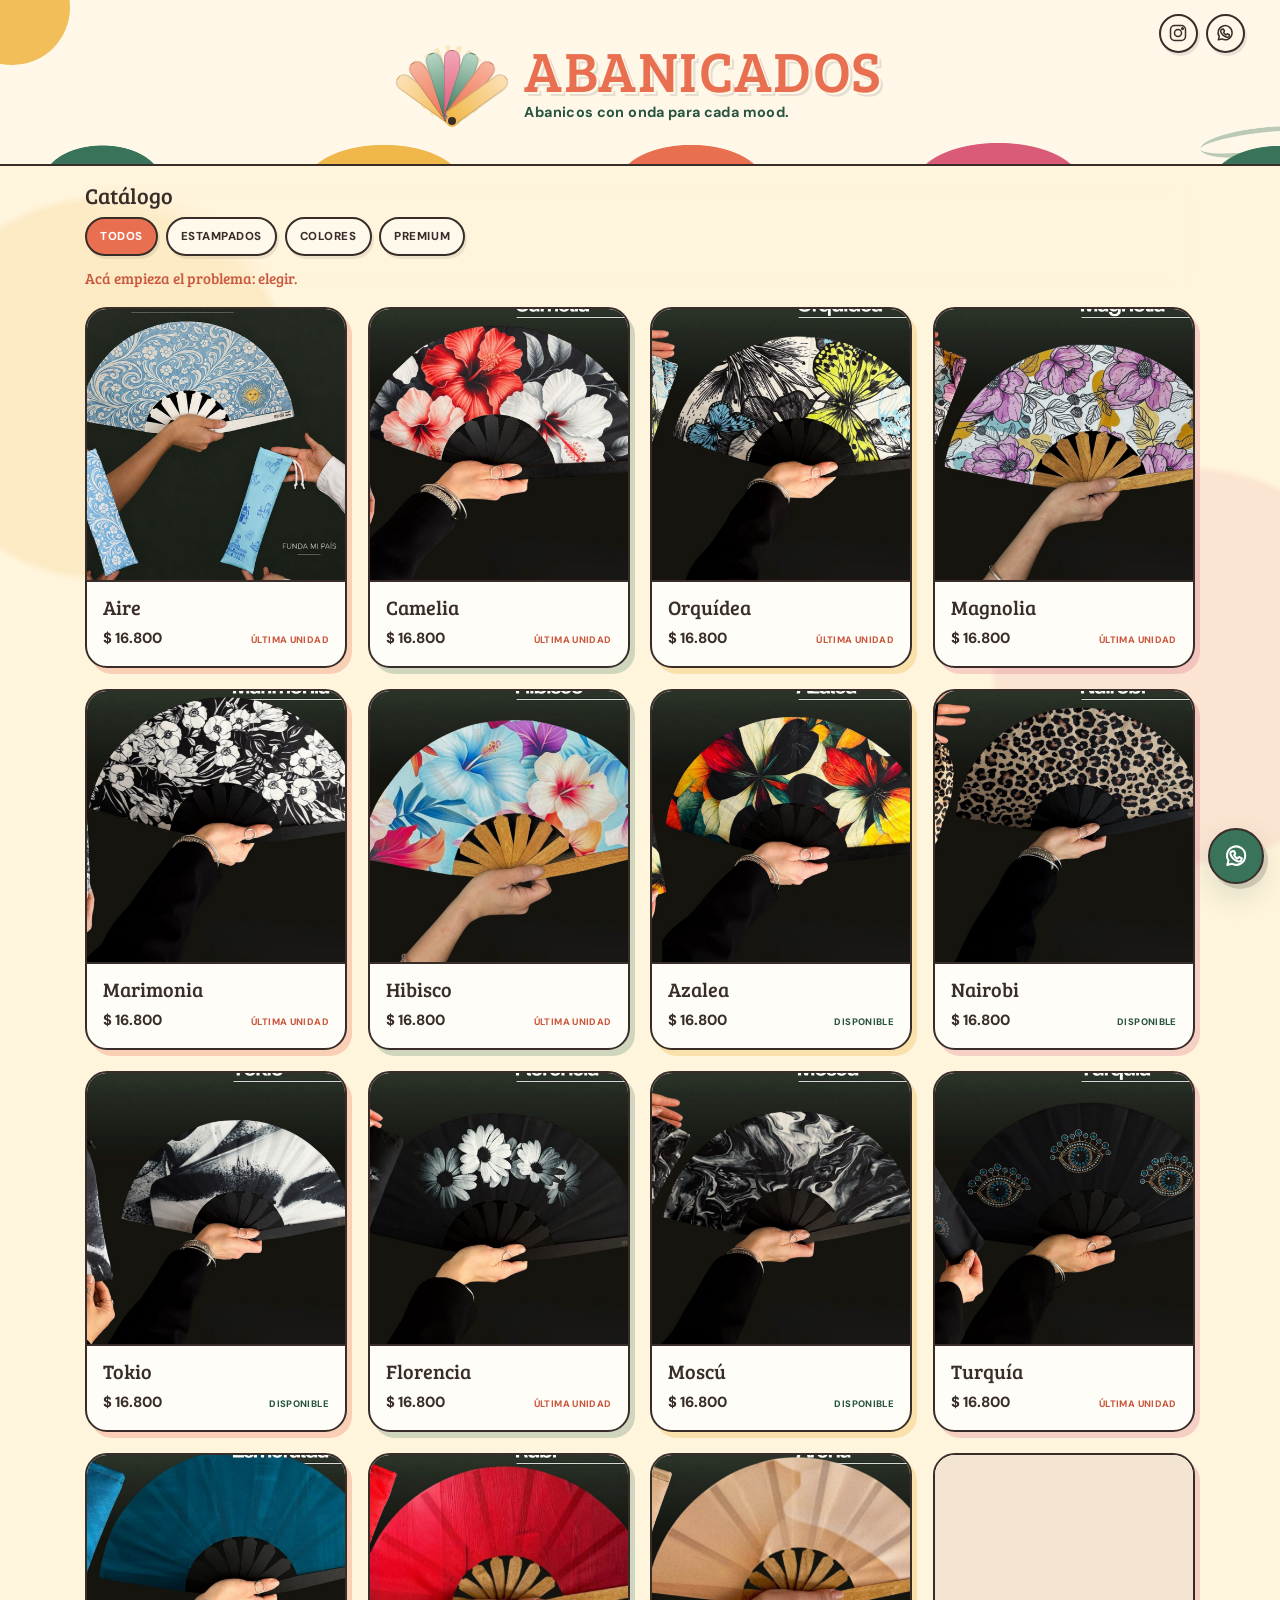
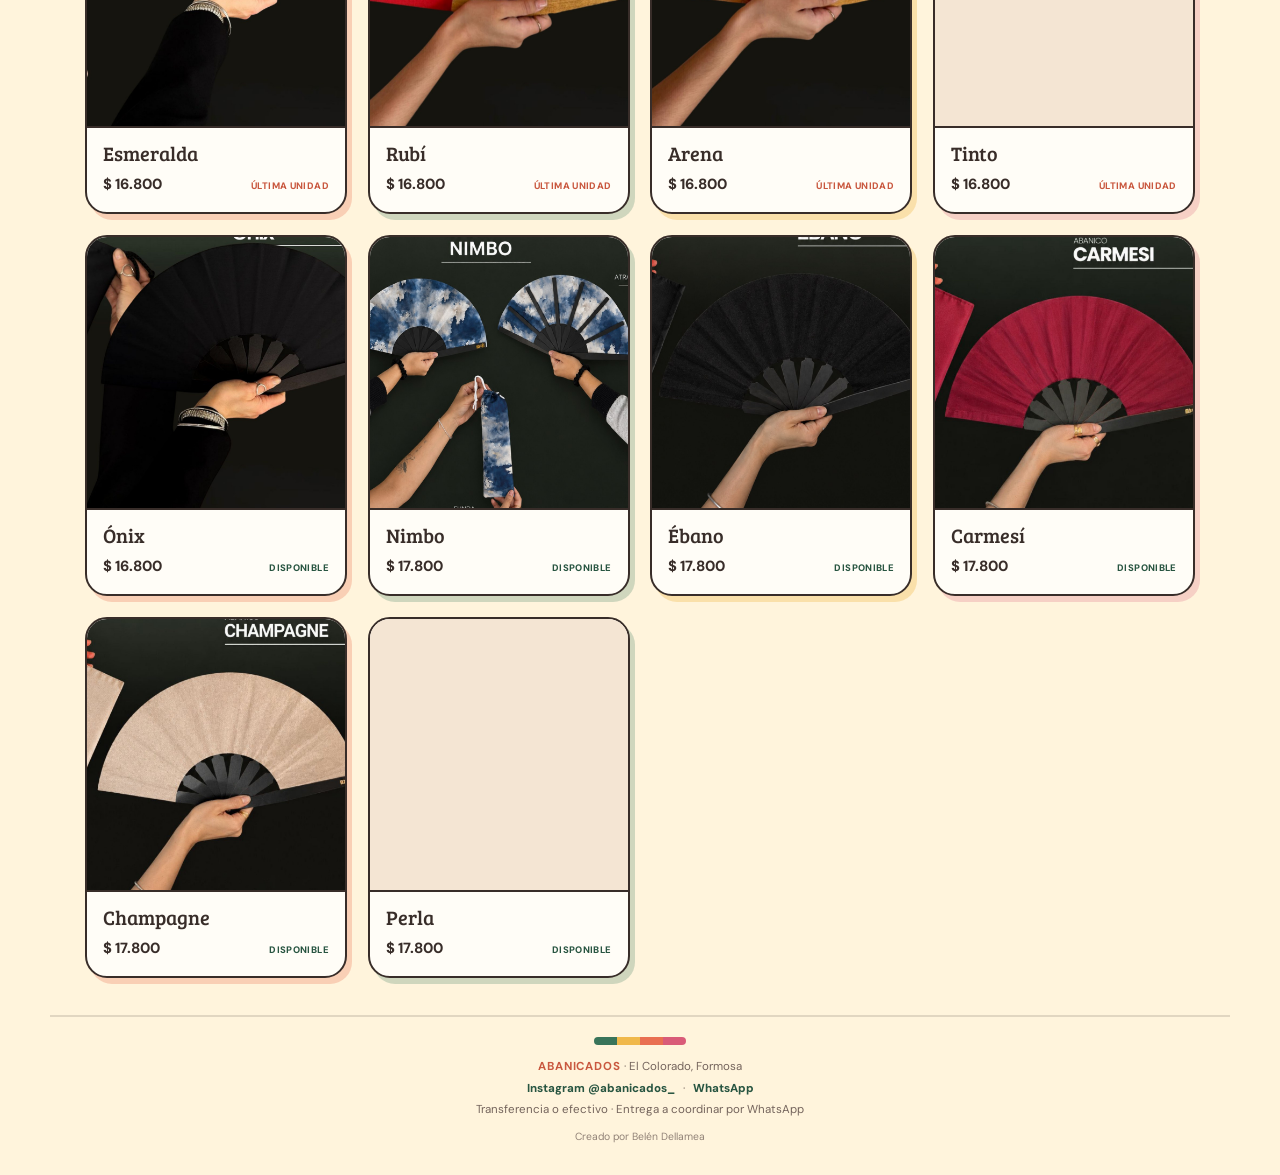
<file: index.html>
<!doctype html>
<html lang="es">
<head>
  <meta charset="utf-8">
  <meta name="viewport" content="width=device-width, initial-scale=1">
  <title>ABANICADOS · Catálogo</title>
  <meta name="description" content="Catálogo de abanicos ABANICADOS. Todos incluyen funda. Pedidos por WhatsApp.">
  <meta name="theme-color" content="#FFF4DC">
  <link rel="icon" href="data:image/svg+xml,%3Csvg xmlns='http://www.w3.org/2000/svg' viewBox='0 0 100 100'%3E%3Ctext y='.9em' font-size='90'%3E🪭%3C/text%3E%3C/svg%3E">
  <link rel="preconnect" href="https://fonts.googleapis.com">
  <link rel="preconnect" href="https://fonts.gstatic.com" crossorigin>
  <link href="https://fonts.googleapis.com/css2?family=Bree+Serif&family=DM+Sans:wght@400;500;600;700&display=swap" rel="stylesheet">
  <link rel="stylesheet" href="styles.css">
</head>
<body>
  <header class="brand-header" aria-label="ABANICADOS">
    <div class="brand-social" aria-label="Redes y contacto">
      <a class="social-link instagram" href="https://www.instagram.com/abanicados_/" target="_blank" rel="noopener" aria-label="Abrir Instagram de Abanicados" title="Instagram @abanicados_">
        <svg viewBox="0 0 24 24" aria-hidden="true"><rect x="3" y="3" width="18" height="18" rx="5"></rect><circle cx="12" cy="12" r="4.2"></circle><circle cx="17.4" cy="6.7" r="1"></circle></svg>
      </a>
      <a class="social-link whatsapp" href="https://wa.me/5493704548426?text=Hola%20%F0%9F%91%8B%20Vi%20el%20cat%C3%A1logo%20de%20Abanicados%20y%20quiero%20hacer%20una%20consulta." target="_blank" rel="noopener" aria-label="Escribir a Abanicados por WhatsApp" title="WhatsApp">
        <svg viewBox="0 0 24 24" aria-hidden="true"><path d="M20.5 11.7a8.4 8.4 0 0 1-12.4 7.4L4 20.2l1.1-4A8.4 8.4 0 1 1 20.5 11.7Z"></path><path d="M8.6 7.9c.3-.6.6-.6.9-.6h.4c.2 0 .4.1.5.4l.8 1.8c.1.3.1.5-.1.7l-.6.7c-.2.2-.2.4 0 .7.6 1 1.4 1.9 2.4 2.5.3.2.5.2.7 0l.8-.9c.2-.3.4-.3.7-.2l1.8.9c.3.1.4.3.4.5 0 .3-.1 1.5-.8 2.1-.6.6-1.5.8-2.5.5-1-.3-2.6-.9-4.4-2.5-1.4-1.3-2.4-2.9-2.7-4-.3-1.1.1-2 .5-2.6Z"></path></svg>
      </a>
    </div>
    <div class="brand-wrap">
      <div class="mini-fan" aria-hidden="true">
        <i style="--i:0"></i><i style="--i:1"></i><i style="--i:2"></i><i style="--i:3"></i><i style="--i:4"></i><i style="--i:5"></i><i style="--i:6"></i>
        <b></b>
      </div>
      <div class="brand-copy">
        <h1>ABANICADOS</h1>
        <p>Abanicos con onda para cada mood.</p>
      </div>
    </div>
  </header>

  <main>
    <section id="catalogo" class="catalog" aria-labelledby="catalog-title">
      <div class="catalog-top">
        <h2 id="catalog-title">Catálogo</h2>

        <div class="filters" role="group" aria-label="Filtrar catálogo">
          <button type="button" data-filter="todos" aria-pressed="true">TODOS</button>
          <button type="button" data-filter="estampados" aria-pressed="false">ESTAMPADOS</button>
          <button type="button" data-filter="colores" aria-pressed="false">COLORES</button>
          <button type="button" data-filter="premium" aria-pressed="false">PREMIUM</button>
        </div>

        <p id="filter-phrase" class="filter-phrase">Acá empieza el problema: elegir.</p>
      </div>

      <div id="grid" class="grid" aria-live="polite"></div>
    </section>
  </main>

  <footer class="footer">
    <p><strong>ABANICADOS</strong> · El Colorado, Formosa</p>
    <p class="footer-links"><a href="https://www.instagram.com/abanicados_/" target="_blank" rel="noopener">Instagram @abanicados_</a><span>·</span><a href="https://wa.me/5493704548426?text=Hola%20%F0%9F%91%8B%20Vi%20el%20cat%C3%A1logo%20de%20Abanicados%20y%20quiero%20hacer%20una%20consulta." target="_blank" rel="noopener">WhatsApp</a></p>
    <p>Transferencia o efectivo · Entrega a coordinar por WhatsApp</p>
    <p class="creator">Creado por Belén Dellamea</p>
  </footer>

  <a class="floating-whatsapp" href="https://wa.me/5493704548426?text=Hola%20%F0%9F%91%8B%20Vi%20el%20cat%C3%A1logo%20de%20Abanicados%20y%20quiero%20hacer%20una%20consulta." target="_blank" rel="noopener" aria-label="Escribir por WhatsApp">
    <svg viewBox="0 0 24 24" aria-hidden="true"><path d="M20.5 11.7a8.4 8.4 0 0 1-12.4 7.4L4 20.2l1.1-4A8.4 8.4 0 1 1 20.5 11.7Z"></path><path d="M8.6 7.9c.3-.6.6-.6.9-.6h.4c.2 0 .4.1.5.4l.8 1.8c.1.3.1.5-.1.7l-.6.7c-.2.2-.2.4 0 .7.6 1 1.4 1.9 2.4 2.5.3.2.5.2.7 0l.8-.9c.2-.3.4-.3.7-.2l1.8.9c.3.1.4.3.4.5 0 .3-.1 1.5-.8 2.1-.6.6-1.5.8-2.5.5-1-.3-2.6-.9-4.4-2.5-1.4-1.3-2.4-2.9-2.7-4-.3-1.1.1-2 .5-2.6Z"></path></svg>
  </a>

  <dialog id="product-modal" class="modal" aria-labelledby="modal-title">
    <div class="modal-panel">
      <button type="button" class="modal-close" data-close aria-label="Cerrar detalle">×</button>
      <div id="modal-content"></div>
    </div>
  </dialog>

  <script src="products.js"></script>
  <script src="script.js"></script>
</body>
</html>
</file>
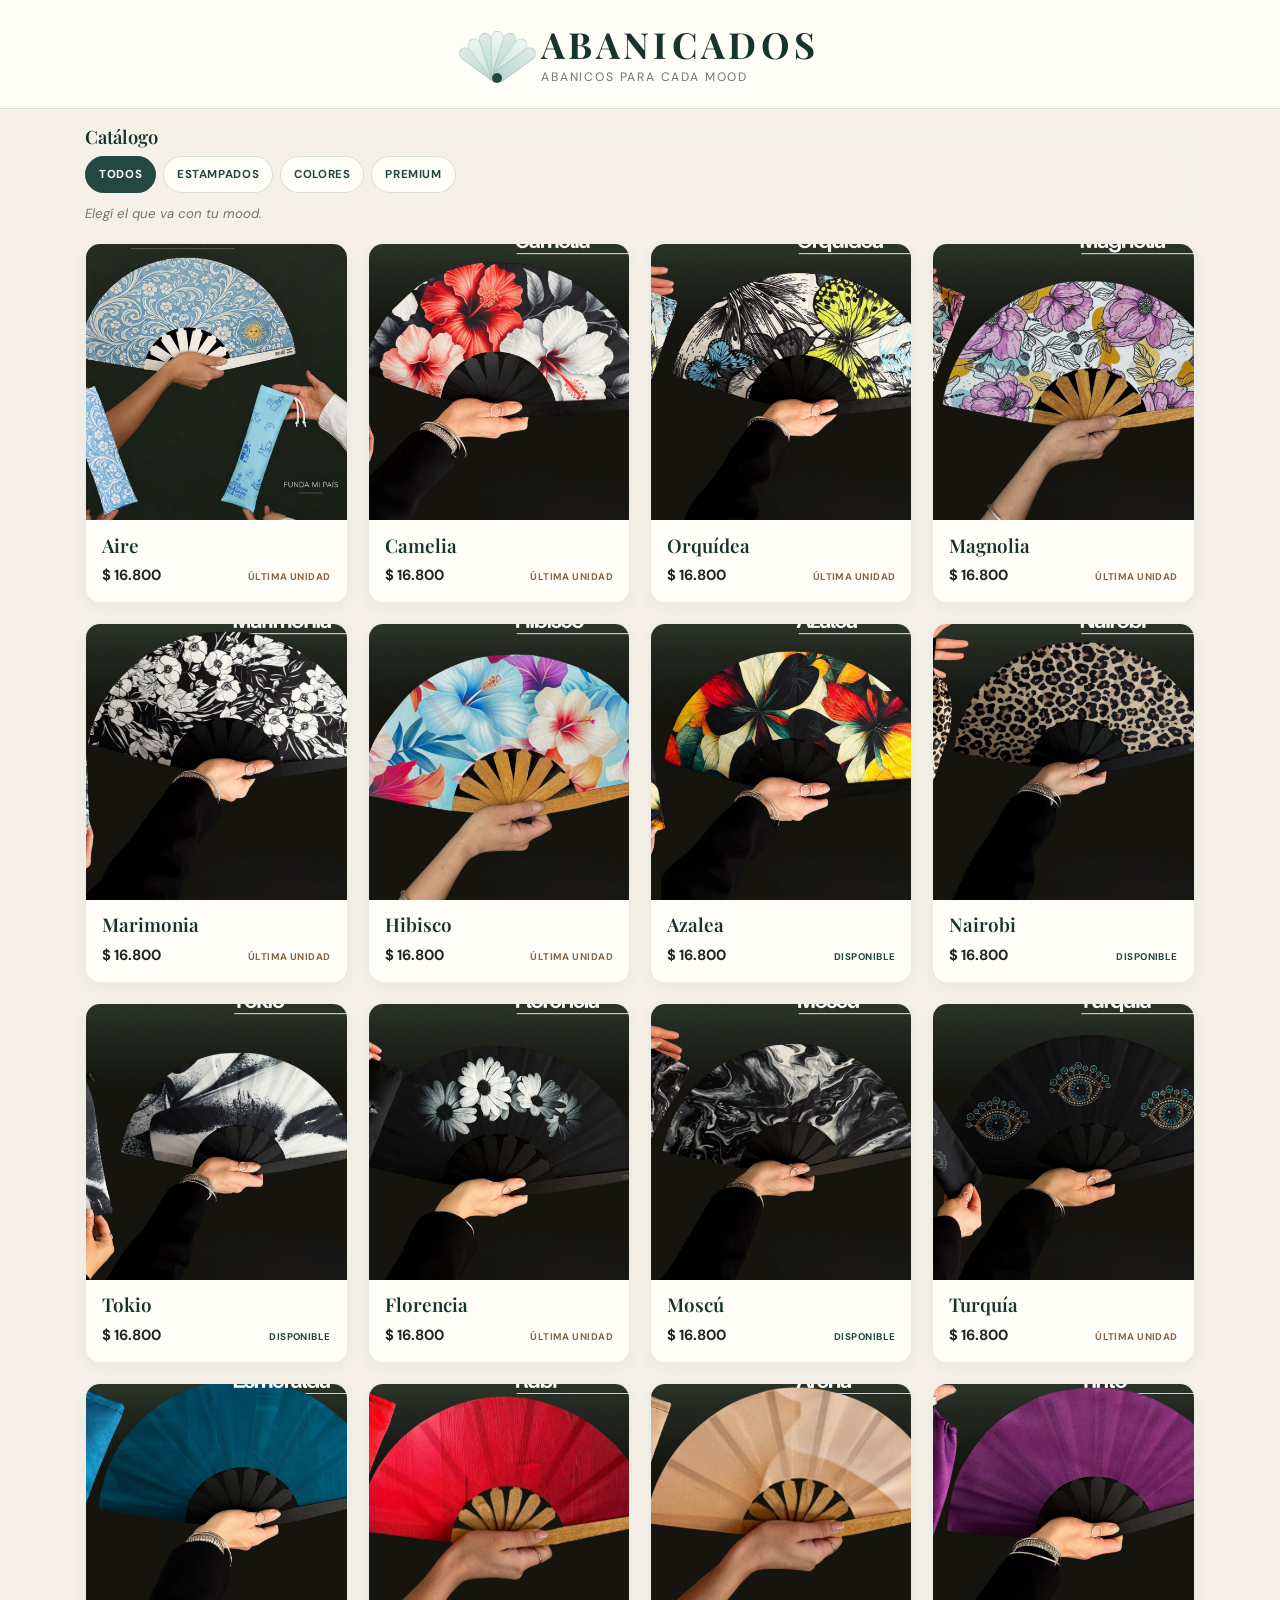
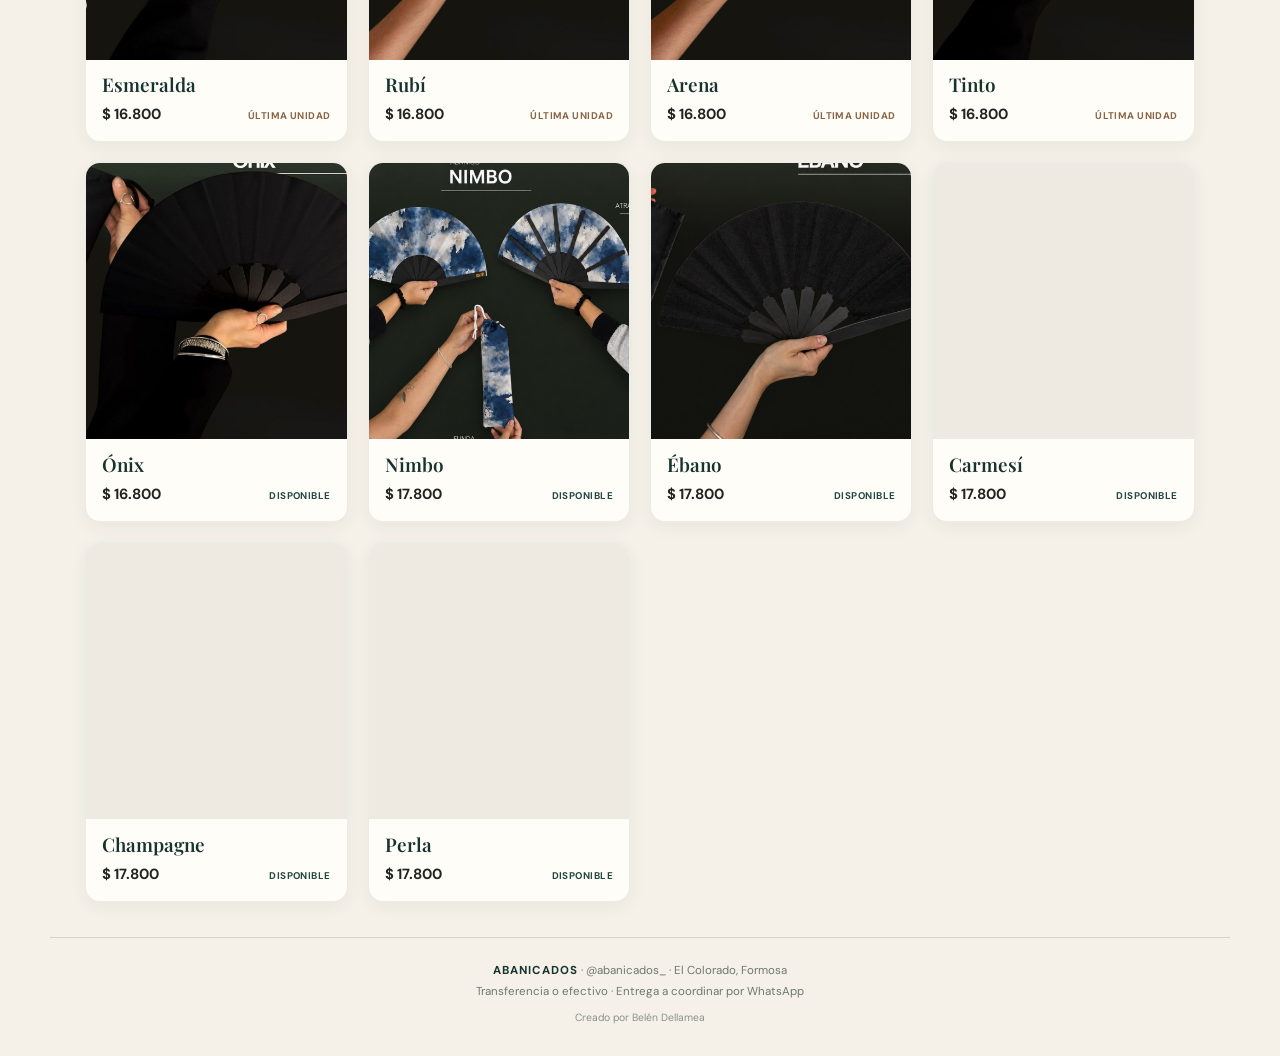
<file: mnt/data/work_ab/index.html>
<!doctype html>
<html lang="es">
<head>
  <meta charset="utf-8">
  <meta name="viewport" content="width=device-width, initial-scale=1">
  <title>ABANICADOS · Catálogo</title>
  <meta name="description" content="Catálogo de abanicos ABANICADOS. Todos incluyen funda. Pedidos por WhatsApp.">
  <meta name="theme-color" content="#F5F1E8">
  <link rel="icon" href="data:image/svg+xml,%3Csvg xmlns='http://www.w3.org/2000/svg' viewBox='0 0 100 100'%3E%3Ctext y='.9em' font-size='90'%3E🪭%3C/text%3E%3C/svg%3E">
  <link rel="preconnect" href="https://fonts.googleapis.com">
  <link rel="preconnect" href="https://fonts.gstatic.com" crossorigin>
  <link href="https://fonts.googleapis.com/css2?family=DM+Sans:wght@400;500;600;700&family=Playfair+Display:wght@600;700&display=swap" rel="stylesheet">
  <link rel="stylesheet" href="styles.css">
</head>
<body>
  <header class="brand-header" aria-label="ABANICADOS">
    <div class="brand-wrap">
      <div class="mini-fan" aria-hidden="true">
        <i style="--i:0"></i><i style="--i:1"></i><i style="--i:2"></i><i style="--i:3"></i><i style="--i:4"></i><i style="--i:5"></i><i style="--i:6"></i>
        <b></b>
      </div>
      <div>
        <h1>ABANICADOS</h1>
        <p>abanicos para cada mood</p>
      </div>
    </div>
  </header>

  <main>
    <section id="catalogo" class="catalog" aria-labelledby="catalog-title">
      <div class="catalog-top">
        <h2 id="catalog-title">Catálogo</h2>

        <div class="filters" role="group" aria-label="Filtrar catálogo">
          <button type="button" data-filter="todos" aria-pressed="true">TODOS</button>
          <button type="button" data-filter="estampados" aria-pressed="false">ESTAMPADOS</button>
          <button type="button" data-filter="colores" aria-pressed="false">COLORES</button>
          <button type="button" data-filter="premium" aria-pressed="false">PREMIUM</button>
        </div>

        <p id="filter-phrase" class="filter-phrase">Elegí el que va con tu mood.</p>
      </div>

      <div id="grid" class="grid" aria-live="polite"></div>
    </section>
  </main>

  <footer class="footer">
    <p><strong>ABANICADOS</strong> · @abanicados_ · El Colorado, Formosa</p>
    <p>Transferencia o efectivo · Entrega a coordinar por WhatsApp</p>
    <p class="creator">Creado por Belén Dellamea</p>
  </footer>

  <dialog id="product-modal" class="modal" aria-labelledby="modal-title">
    <div class="modal-panel">
      <button type="button" class="modal-close" data-close aria-label="Cerrar detalle">×</button>
      <div id="modal-content"></div>
    </div>
  </dialog>

  <script src="products.js"></script>
  <script src="script.js"></script>
</body>
</html>
</file>
<file: styles.css>
:root {
  --cream: #FFF4DC;
  --paper: #FFFDF7;
  --coral: #E96F51;
  --coral-dark: #C9583F;
  --pink: #D95B78;
  --green: #39745A;
  --green-dark: #285541;
  --mustard: #F0B84B;
  --peach: #F6BE8A;
  --ink: #382D29;
  --muted: #74645C;
  --line: rgba(56,45,41,.18);
  --shadow: 5px 6px 0 rgba(56,45,41,.11);
  --sans: "DM Sans", system-ui, -apple-system, "Segoe UI", sans-serif;
  --display: "Bree Serif", Georgia, serif;
  --max: 1180px;
  --pad: clamp(1rem, 4vw, 2.2rem);
}

*, *::before, *::after { box-sizing: border-box; }
html { scroll-behavior: smooth; -webkit-text-size-adjust: 100%; }
html.no-scroll { overflow: hidden; }
body {
  margin: 0;
  color: var(--ink);
  background:
    radial-gradient(circle at 8% 14%, rgba(240,184,75,.16) 0 7%, transparent 7.3%),
    radial-gradient(circle at 93% 24%, rgba(217,91,120,.10) 0 8%, transparent 8.3%),
    var(--cream);
  font-family: var(--sans);
  line-height: 1.5;
  overflow-x: hidden;
}
button, a { -webkit-tap-highlight-color: transparent; }
button { font: inherit; }
img { display: block; max-width: 100%; }
:focus-visible { outline: 3px solid var(--mustard); outline-offset: 3px; }

/* CABECERA VERANO RETRO */
.brand-header {
  position: relative;
  overflow: hidden;
  padding: 1.15rem var(--pad) 1rem;
  background:
    radial-gradient(120px 72px at 8% 110%, var(--green) 0 48%, transparent 49%),
    radial-gradient(160px 80px at 30% 112%, var(--mustard) 0 48%, transparent 49%),
    radial-gradient(150px 80px at 54% 112%, var(--coral) 0 48%, transparent 49%),
    radial-gradient(170px 84px at 78% 112%, var(--pink) 0 48%, transparent 49%),
    radial-gradient(140px 78px at 100% 112%, var(--green) 0 48%, transparent 49%),
    #FFF8E9;
  border-bottom: 2px solid var(--ink);
}
.brand-header::before {
  content: "";
  position: absolute;
  width: 115px;
  height: 115px;
  left: -45px;
  top: -50px;
  border-radius: 50%;
  background: var(--mustard);
  opacity: .9;
}
.brand-header::after {
  content: "";
  position: absolute;
  right: -38px;
  bottom: 8px;
  width: 118px;
  height: 28px;
  border: 5px solid rgba(57,116,90,.35);
  border-left: 0;
  border-right: 0;
  border-radius: 50%;
  transform: rotate(-7deg);
}
.brand-wrap {
  position: relative;
  z-index: 1;
  max-width: var(--max);
  margin: 0 auto;
  display: flex;
  align-items: center;
  justify-content: center;
  gap: 1.2rem;
  min-height: 126px;
}
.brand-copy { min-width: 0; }
.brand-wrap h1 {
  margin: 0;
  font: 400 clamp(2.35rem, 8vw, 3.55rem)/.92 var(--display);
  letter-spacing: .025em;
  color: var(--coral);
  text-shadow: 2px 2px 0 #FFF8E9, 4px 4px 0 rgba(56,45,41,.13);
}
.brand-copy p {
  margin: .42rem 0 0;
  color: var(--green-dark);
  font-size: .9rem;
  font-weight: 700;
  letter-spacing: .025em;
}

/* abanico animado, más protagonista */
.mini-fan {
  position: relative;
  width: 108px;
  height: 88px;
  flex: 0 0 108px;
  transform-origin: 50% 92%;
}
.mini-fan::before {
  content: "";
  position: absolute;
  width: 76px;
  height: 76px;
  left: 16px;
  top: 5px;
  border-radius: 50%;
  background: repeating-conic-gradient(from -9deg, rgba(240,184,75,.28) 0 8deg, transparent 8deg 18deg);
  opacity: .9;
}
.mini-fan i {
  position: absolute;
  left: 47px;
  bottom: 8px;
  width: 16px;
  height: 70px;
  border-radius: 15px 15px 5px 5px;
  border: 1.5px solid rgba(56,45,41,.18);
  transform-origin: 50% 96%;
  transform: rotate(0deg);
  animation: openFan 1.05s cubic-bezier(.2,.8,.2,1) forwards;
  animation-delay: calc(var(--i) * .038s);
  box-shadow: 1px 2px 0 rgba(56,45,41,.10);
}
.mini-fan i:nth-child(1), .mini-fan i:nth-child(7) { background: linear-gradient(180deg, #FCE1B7, var(--mustard)); }
.mini-fan i:nth-child(2), .mini-fan i:nth-child(6) { background: linear-gradient(180deg, #F9B59D, var(--coral)); }
.mini-fan i:nth-child(3), .mini-fan i:nth-child(5) { background: linear-gradient(180deg, #B7D7C4, var(--green)); }
.mini-fan i:nth-child(4) { background: linear-gradient(180deg, #F2A6B6, var(--pink)); }
.mini-fan b {
  position: absolute;
  width: 12px;
  height: 12px;
  border-radius: 50%;
  background: var(--ink);
  border: 2px solid var(--mustard);
  left: 49px;
  bottom: 1px;
  z-index: 3;
}
@keyframes openFan { to { transform: rotate(calc(-54deg + (var(--i) * 18deg))); } }
@media (prefers-reduced-motion: reduce) {
  .mini-fan i { animation: none; transform: rotate(calc(-54deg + (var(--i) * 18deg))); }
}

/* accesos sociales */
.brand-social {
  position: absolute;
  top: .85rem;
  right: var(--pad);
  display: flex;
  gap: .5rem;
  z-index: 3;
}
.social-link {
  width: 39px;
  height: 39px;
  border-radius: 50%;
  display: grid;
  place-items: center;
  background: #FFF8E9;
  border: 2px solid var(--ink);
  color: var(--ink);
  text-decoration: none;
  box-shadow: 2px 3px 0 rgba(56,45,41,.10);
  transition: transform .18s ease, background .18s ease, color .18s ease;
}
.social-link:hover { transform: translateY(-2px) rotate(-2deg); }
.social-link.instagram:hover { color: #fff; background: var(--pink); }
.social-link.whatsapp:hover { color: #fff; background: var(--green); }
.social-link svg, .floating-whatsapp svg { width: 20px; height: 20px; fill: none; stroke: currentColor; stroke-width: 1.8; stroke-linecap: round; stroke-linejoin: round; }

.floating-whatsapp {
  position: fixed;
  right: max(1rem, env(safe-area-inset-right));
  bottom: max(1rem, env(safe-area-inset-bottom));
  z-index: 30;
  width: 56px;
  height: 56px;
  border-radius: 50%;
  display: grid;
  place-items: center;
  color: #fff;
  background: var(--green);
  box-shadow: 4px 5px 0 rgba(56,45,41,.18), 0 12px 30px rgba(57,116,90,.18);
  text-decoration: none;
  border: 2px solid var(--ink);
}
.floating-whatsapp:hover { background: var(--green-dark); transform: translateY(-2px); }
.floating-whatsapp svg { width: 26px; height: 26px; stroke-width: 1.9; }

/* CATÁLOGO */
.catalog {
  max-width: var(--max);
  margin: 0 auto;
  padding: .9rem var(--pad) 2.3rem;
}
.catalog-top {
  position: sticky;
  top: 0;
  z-index: 10;
  margin: 0 calc(var(--pad) * -1) 1rem;
  padding: .65rem var(--pad) .8rem;
  background: rgba(255,244,220,.94);
  -webkit-backdrop-filter: blur(10px);
  backdrop-filter: blur(10px);
  border-bottom: 1px solid rgba(56,45,41,.12);
}
.catalog-top h2 {
  margin: 0 0 .6rem;
  font: 400 1.35rem/1 var(--display);
  color: var(--ink);
}
.filters {
  display: flex;
  gap: .48rem;
  overflow-x: auto;
  scrollbar-width: none;
  padding: .05rem 0 .18rem;
}
.filters::-webkit-scrollbar { display: none; }
.filters button {
  flex: 0 0 auto;
  border: 2px solid var(--ink);
  background: #FFF9EB;
  color: var(--ink);
  border-radius: 999px;
  padding: .56rem .82rem;
  font-size: .72rem;
  font-weight: 800;
  letter-spacing: .045em;
  cursor: pointer;
  box-shadow: 2px 3px 0 rgba(56,45,41,.09);
  transition: transform .18s ease, background .18s ease, color .18s ease;
}
.filters button:hover { transform: translateY(-1px); }
.filters button[aria-pressed="true"] { color: #fff; }
.filters button[data-filter="todos"][aria-pressed="true"] { background: var(--coral); }
.filters button[data-filter="estampados"][aria-pressed="true"] { background: var(--pink); }
.filters button[data-filter="colores"][aria-pressed="true"] { background: var(--green); }
.filters button[data-filter="premium"][aria-pressed="true"] { background: var(--mustard); color: var(--ink); }
.filter-phrase {
  margin: .56rem 0 0;
  color: var(--coral-dark);
  font: 400 .96rem/1.25 var(--display);
}

.grid {
  display: grid;
  grid-template-columns: repeat(2, minmax(0, 1fr));
  gap: .9rem;
}
.card {
  min-width: 0;
  background: var(--paper);
  border: 2px solid var(--ink);
  border-radius: 22px;
  overflow: hidden;
  box-shadow: var(--shadow);
  transition: transform .18s ease, box-shadow .18s ease;
}
.card:nth-child(4n+1) { box-shadow: 5px 6px 0 rgba(233,111,81,.28); }
.card:nth-child(4n+2) { box-shadow: 5px 6px 0 rgba(57,116,90,.24); }
.card:nth-child(4n+3) { box-shadow: 5px 6px 0 rgba(240,184,75,.34); }
.card:nth-child(4n)   { box-shadow: 5px 6px 0 rgba(217,91,120,.24); }
.card:hover { transform: translateY(-3px) rotate(-.25deg); }
.card:active { transform: translateY(0) scale(.985); }
.card-photo {
  position: relative;
  display: block;
  width: 100%;
  aspect-ratio: 1 / 1.06;
  border: 0;
  border-bottom: 2px solid var(--ink);
  padding: 0;
  background: #F4E5D3;
  cursor: pointer;
  overflow: hidden;
}
.card-photo img {
  width: 100%;
  height: 100%;
  object-fit: cover;
  transition: transform .35s ease;
}
.card:hover .card-photo img { transform: scale(1.03); }
.card-body { padding: .74rem .78rem .86rem; }
.card-name {
  margin: 0;
  font: 400 clamp(1.02rem, 4.2vw, 1.23rem)/1.15 var(--display);
  color: var(--ink);
}
.card-row {
  display: flex;
  align-items: baseline;
  justify-content: space-between;
  gap: .42rem;
  margin-top: .45rem;
}
.card-price {
  margin: 0;
  font-size: .92rem;
  font-weight: 800;
  color: var(--ink);
}
.status {
  font-size: .59rem;
  font-weight: 800;
  letter-spacing: .04em;
  text-transform: uppercase;
  color: var(--green-dark);
  white-space: nowrap;
}
.status-last { color: var(--coral-dark); }
.status-out { color: #8c817b; }
.card.is-out .card-photo img { filter: grayscale(.55); opacity: .62; }

@media (min-width: 700px) {
  .brand-header { padding-top: 1.3rem; padding-bottom: 1.05rem; }
  .catalog { padding-top: 1.2rem; }
  .catalog-top { position: static; margin: 0 0 1.25rem; padding: 0; background: transparent; border: 0; }
  .grid { grid-template-columns: repeat(3, minmax(0,1fr)); gap: 1.3rem; }
  .card-body { padding: .95rem 1rem 1.05rem; }
}
@media (min-width: 1050px) { .grid { grid-template-columns: repeat(4, minmax(0,1fr)); } }

/* MODAL */
.modal {
  width: min(94vw, 780px);
  max-height: 92dvh;
  padding: 0;
  border: 2px solid var(--ink);
  border-radius: 28px;
  background: var(--paper);
  color: var(--ink);
  box-shadow: 8px 10px 0 rgba(56,45,41,.17), 0 28px 80px rgba(56,45,41,.22);
}
.modal::backdrop { background: rgba(56,45,41,.56); backdrop-filter: blur(3px); }
.modal[open] { animation: modalIn .28s cubic-bezier(.2,.75,.25,1); }
@keyframes modalIn { from { opacity: 0; transform: translateY(18px) scale(.98); } to { opacity: 1; transform: none; } }
.modal-panel { position: relative; }
.modal-close {
  position: absolute;
  top: .75rem;
  right: .75rem;
  z-index: 4;
  width: 42px;
  height: 42px;
  border: 2px solid var(--ink);
  border-radius: 50%;
  background: var(--cream);
  color: var(--ink);
  font-size: 1.8rem;
  line-height: 1;
  cursor: pointer;
  box-shadow: 2px 3px 0 rgba(56,45,41,.12);
}
.detail-photo {
  width: 100%;
  aspect-ratio: 1 / .92;
  object-fit: cover;
  background: #F4E5D3;
  border-bottom: 2px solid var(--ink);
}
.detail { padding: 1.2rem 1.2rem 1.3rem; }
.detail-kicker {
  margin: 0 0 .3rem;
  color: var(--green-dark);
  font-size: .72rem;
  font-weight: 800;
  letter-spacing: .10em;
  text-transform: uppercase;
}
.detail-name {
  margin: 0;
  font: 400 clamp(1.9rem, 7vw, 3rem)/.98 var(--display);
  color: var(--coral-dark);
}
.detail-feature {
  display: inline-block;
  margin: .55rem 0 0;
  padding: .28rem .55rem;
  border-radius: 999px;
  background: #FDE2D6;
  border: 1px solid rgba(201,88,63,.25);
  color: var(--coral-dark);
  font-size: .82rem;
  font-weight: 800;
}
.detail-price {
  margin: .75rem 0 1rem;
  font-size: 1.5rem;
  font-weight: 800;
}
.detail-list { margin: 0 0 1.1rem; border-top: 1px solid var(--line); }
.detail-list div {
  display: flex;
  justify-content: space-between;
  gap: 1rem;
  padding: .68rem 0;
  border-bottom: 1px solid var(--line);
}
.detail-list dt { color: var(--muted); }
.detail-list dd { margin: 0; text-align: right; font-weight: 700; }
.detail-actions { display: grid; grid-template-columns: 1fr; gap: .58rem; }
.action-primary, .action-secondary {
  display: flex;
  align-items: center;
  justify-content: center;
  min-height: 52px;
  padding: 0 1rem;
  border-radius: 999px;
  text-decoration: none;
  font-weight: 800;
  letter-spacing: .03em;
  cursor: pointer;
}
.action-primary {
  background: var(--green);
  color: #fff;
  border: 2px solid var(--ink);
  box-shadow: 3px 4px 0 rgba(56,45,41,.13);
}
.action-primary:hover { background: var(--green-dark); transform: translateY(-1px); }
.action-primary.disabled { background: #dad6cf; color: #827a75; border-color: #827a75; pointer-events: none; box-shadow: none; }
.action-secondary {
  background: #FFF8E9;
  color: var(--coral-dark);
  border: 2px solid var(--ink);
}
.action-secondary:hover { background: #FDE2D6; }
@media (min-width: 680px) {
  #modal-content { display: grid; grid-template-columns: 1.05fr .95fr; }
  .detail-photo { height: 100%; aspect-ratio: auto; min-height: 560px; border-bottom: 0; border-right: 2px solid var(--ink); }
  .detail { padding: 2rem 1.65rem 1.7rem; align-self: center; }
}

.footer {
  max-width: var(--max);
  margin: 0 auto;
  padding: 1.25rem var(--pad) 1.7rem;
  border-top: 2px solid rgba(56,45,41,.15);
  text-align: center;
  color: var(--muted);
  font-size: .72rem;
}
.footer p { margin: .25rem 0; }
.footer strong { color: var(--coral-dark); letter-spacing: .07em; }
.footer-links { display: flex; justify-content: center; gap: .5rem; flex-wrap: wrap; }
.footer a { color: var(--green-dark); font-weight: 800; text-decoration: none; }
.footer a:hover { color: var(--coral-dark); }
.footer::before {
  content:"";
  display:block;
  width:92px;
  height:8px;
  margin:0 auto .85rem;
  border-radius:999px;
  background: linear-gradient(90deg, var(--green) 0 25%, var(--mustard) 25% 50%, var(--coral) 50% 75%, var(--pink) 75%);
}
.creator { margin-top: .65rem !important; font-size: .65rem; opacity: .78; }

@media (max-width: 520px) {
  .brand-header { padding-top: 1.55rem; }
  .brand-wrap { justify-content: flex-start; gap: .68rem; padding-right: 4.6rem; min-height: 118px; }
  .brand-wrap h1 { font-size: clamp(2.05rem, 10vw, 2.7rem); letter-spacing: .015em; }
  .brand-copy p { font-size: .73rem; line-height: 1.25; max-width: 185px; }
  .brand-social { top: .7rem; right: .8rem; }
  .social-link { width: 35px; height: 35px; }
  .mini-fan { transform: scale(.9); transform-origin: left center; margin-right: -.55rem; }
}
</file>
<file: mnt/data/work_ab/styles.css>
:root {
  --ivory: #f5f1e8;
  --paper: #fffdf8;
  --aqua: #b9d8d0;
  --aqua-soft: #dcebe7;
  --petrol: #234741;
  --petrol-2: #17332f;
  --ink: #202522;
  --muted: #6e7772;
  --line: rgba(35, 71, 65, .16);
  --shadow: 0 14px 34px rgba(34, 54, 49, .10);
  --sans: "DM Sans", system-ui, -apple-system, "Segoe UI", sans-serif;
  --display: "Playfair Display", Georgia, serif;
  --max: 1180px;
  --pad: clamp(1rem, 4vw, 2.2rem);
}

*, *::before, *::after { box-sizing: border-box; }
html { scroll-behavior: smooth; -webkit-text-size-adjust: 100%; }
html.no-scroll { overflow: hidden; }
body {
  margin: 0;
  color: var(--ink);
  background: var(--ivory);
  font-family: var(--sans);
  line-height: 1.5;
  overflow-x: hidden;
}
button, a { -webkit-tap-highlight-color: transparent; }
button { font: inherit; }
img { display: block; max-width: 100%; }
:focus-visible { outline: 2px solid var(--petrol); outline-offset: 3px; }

/* ENCABEZADO: compacto para que el catálogo ya se vea al entrar */
.brand-header {
  padding: 1rem var(--pad) .8rem;
  background: var(--paper);
  border-bottom: 1px solid var(--line);
}
.brand-wrap {
  max-width: var(--max);
  margin: 0 auto;
  display: flex;
  align-items: center;
  justify-content: center;
  gap: .9rem;
  min-height: 72px;
}
.brand-wrap h1 {
  margin: 0;
  font: 700 clamp(1.6rem, 6vw, 2.25rem)/1 var(--display);
  letter-spacing: .12em;
  color: var(--petrol-2);
}
.brand-wrap p {
  margin: .35rem 0 0;
  color: var(--muted);
  font-size: .76rem;
  letter-spacing: .15em;
  text-transform: uppercase;
}

/* abanico que se abre */
.mini-fan {
  position: relative;
  width: 66px;
  height: 58px;
  flex: 0 0 66px;
  transform-origin: 50% 92%;
}
.mini-fan i {
  position: absolute;
  left: 30px;
  bottom: 6px;
  width: 13px;
  height: 48px;
  border-radius: 12px 12px 4px 4px;
  background: linear-gradient(180deg, var(--aqua-soft), var(--aqua));
  border: 1px solid rgba(35, 71, 65, .13);
  transform-origin: 50% 96%;
  transform: rotate(0deg);
  animation: openFan 1s cubic-bezier(.2,.8,.2,1) forwards;
  animation-delay: calc(var(--i) * .035s);
}
.mini-fan i:nth-child(even) { background: linear-gradient(180deg, #eef6f3, #c8e0da); }
.mini-fan b {
  position: absolute;
  width: 10px;
  height: 10px;
  border-radius: 50%;
  background: var(--petrol);
  left: 31.5px;
  bottom: 2px;
  z-index: 3;
}
@keyframes openFan {
  to { transform: rotate(calc(-54deg + (var(--i) * 18deg))); }
}
@media (prefers-reduced-motion: reduce) {
  .mini-fan i { animation: none; transform: rotate(calc(-54deg + (var(--i) * 18deg))); }
}

/* CATÁLOGO */
.catalog {
  max-width: var(--max);
  margin: 0 auto;
  padding: .9rem var(--pad) 2.2rem;
}
.catalog-top {
  position: sticky;
  top: 0;
  z-index: 10;
  margin: 0 calc(var(--pad) * -1) .9rem;
  padding: .55rem var(--pad) .7rem;
  background: rgba(245, 241, 232, .95);
  -webkit-backdrop-filter: blur(10px);
  backdrop-filter: blur(10px);
  border-bottom: 1px solid rgba(35,71,65,.08);
}
.catalog-top h2 {
  margin: 0 0 .55rem;
  font: 600 1.15rem/1.1 var(--display);
  color: var(--petrol-2);
}
.filters {
  display: flex;
  gap: .45rem;
  overflow-x: auto;
  scrollbar-width: none;
  padding-bottom: .15rem;
}
.filters::-webkit-scrollbar { display: none; }
.filters button {
  flex: 0 0 auto;
  border: 1px solid var(--line);
  background: var(--paper);
  color: var(--petrol);
  border-radius: 999px;
  padding: .55rem .8rem;
  font-size: .72rem;
  font-weight: 700;
  letter-spacing: .055em;
  cursor: pointer;
  transition: .18s ease;
}
.filters button[aria-pressed="true"] {
  background: var(--petrol);
  color: white;
  border-color: var(--petrol);
}
.filter-phrase {
  margin: .52rem 0 0;
  color: var(--muted);
  font-size: .83rem;
  font-style: italic;
}

.grid {
  display: grid;
  grid-template-columns: repeat(2, minmax(0, 1fr));
  gap: .8rem;
}
.card {
  min-width: 0;
  background: var(--paper);
  border: 1px solid rgba(35,71,65,.09);
  border-radius: 15px;
  overflow: hidden;
  box-shadow: 0 5px 18px rgba(34,54,49,.055);
  transition: transform .18s ease, box-shadow .18s ease;
}
.card:active { transform: scale(.985); }
.card-photo {
  position: relative;
  display: block;
  width: 100%;
  aspect-ratio: 1 / 1.06;
  border: 0;
  padding: 0;
  background: #eeeae1;
  cursor: pointer;
  overflow: hidden;
}
.card-photo img {
  width: 100%;
  height: 100%;
  object-fit: cover;
  transition: transform .35s ease;
}
.card:hover .card-photo img { transform: scale(1.025); }
.card-body { padding: .7rem .72rem .8rem; }
.card-name {
  margin: 0;
  font: 600 clamp(.98rem, 4vw, 1.18rem)/1.2 var(--display);
  color: var(--petrol-2);
}
.card-row {
  display: flex;
  align-items: baseline;
  justify-content: space-between;
  gap: .45rem;
  margin-top: .42rem;
}
.card-price {
  margin: 0;
  font-size: .92rem;
  font-weight: 700;
  color: var(--ink);
}
.status {
  font-size: .61rem;
  font-weight: 700;
  letter-spacing: .045em;
  text-transform: uppercase;
  color: var(--petrol);
  white-space: nowrap;
}
.status-last { color: #8a6545; }
.status-out { color: #867e77; }
.card.is-out .card-photo img { filter: grayscale(.55); opacity: .62; }

@media (min-width: 700px) {
  .brand-header { padding-top: 1.25rem; padding-bottom: 1rem; }
  .catalog { padding-top: 1.15rem; }
  .catalog-top { position: static; margin: 0 0 1.2rem; padding: 0; background: transparent; border: 0; }
  .grid { grid-template-columns: repeat(3, minmax(0,1fr)); gap: 1.25rem; }
  .card-body { padding: .9rem 1rem 1rem; }
}
@media (min-width: 1050px) {
  .grid { grid-template-columns: repeat(4, minmax(0,1fr)); }
}

/* MODAL */
.modal {
  width: min(94vw, 760px);
  max-height: 92dvh;
  padding: 0;
  border: 0;
  border-radius: 22px;
  background: var(--paper);
  color: var(--ink);
  box-shadow: 0 28px 80px rgba(19,39,35,.30);
}
.modal::backdrop { background: rgba(15,30,27,.62); backdrop-filter: blur(3px); }
.modal[open] { animation: modalIn .28s cubic-bezier(.2,.75,.25,1); }
@keyframes modalIn { from { opacity: 0; transform: translateY(18px) scale(.98); } to { opacity: 1; transform: none; } }
.modal-panel { position: relative; }
.modal-close {
  position: absolute;
  top: .75rem;
  right: .75rem;
  z-index: 4;
  width: 40px;
  height: 40px;
  border: 0;
  border-radius: 50%;
  background: rgba(255,253,248,.92);
  color: var(--petrol-2);
  font-size: 1.8rem;
  line-height: 1;
  cursor: pointer;
  box-shadow: 0 3px 14px rgba(0,0,0,.12);
}
.detail-photo {
  width: 100%;
  aspect-ratio: 1 / .92;
  object-fit: cover;
  background: #eeeae1;
}
.detail { padding: 1.15rem 1.15rem 1.25rem; }
.detail-kicker {
  margin: 0 0 .25rem;
  color: var(--muted);
  font-size: .72rem;
  font-weight: 700;
  letter-spacing: .11em;
  text-transform: uppercase;
}
.detail-name {
  margin: 0;
  font: 700 clamp(1.8rem, 7vw, 2.8rem)/1 var(--display);
  color: var(--petrol-2);
}
.detail-feature {
  margin: .45rem 0 0;
  color: var(--petrol);
  font-size: .9rem;
}
.detail-price {
  margin: .75rem 0 1rem;
  font-size: 1.45rem;
  font-weight: 700;
}
.detail-list { margin: 0 0 1.1rem; border-top: 1px solid var(--line); }
.detail-list div {
  display: flex;
  justify-content: space-between;
  gap: 1rem;
  padding: .68rem 0;
  border-bottom: 1px solid var(--line);
}
.detail-list dt { color: var(--muted); }
.detail-list dd { margin: 0; text-align: right; font-weight: 600; }
.detail-actions { display: grid; grid-template-columns: 1fr; gap: .55rem; }
.action-primary, .action-secondary {
  display: flex;
  align-items: center;
  justify-content: center;
  min-height: 52px;
  padding: 0 1rem;
  border-radius: 999px;
  text-decoration: none;
  font-weight: 700;
  letter-spacing: .035em;
  cursor: pointer;
}
.action-primary { background: var(--petrol); color: #fff; border: 1px solid var(--petrol); }
.action-primary:hover { background: var(--petrol-2); }
.action-primary.disabled { background: #dadbd7; color: #7a7d79; border-color: #dadbd7; pointer-events: none; }
.action-secondary { background: transparent; color: var(--petrol); border: 1px solid var(--line); }
@media (min-width: 680px) {
  #modal-content { display: grid; grid-template-columns: 1.05fr .95fr; }
  .detail-photo { height: 100%; aspect-ratio: auto; min-height: 560px; }
  .detail { padding: 2rem 1.6rem 1.6rem; align-self: center; }
}

.footer {
  max-width: var(--max);
  margin: 0 auto;
  padding: 1.2rem var(--pad) 1.6rem;
  border-top: 1px solid var(--line);
  text-align: center;
  color: var(--muted);
  font-size: .72rem;
}
.footer p { margin: .25rem 0; }
.footer strong { color: var(--petrol-2); letter-spacing: .09em; }
.creator { margin-top: .65rem !important; font-size: .65rem; opacity: .78; }
</file>
